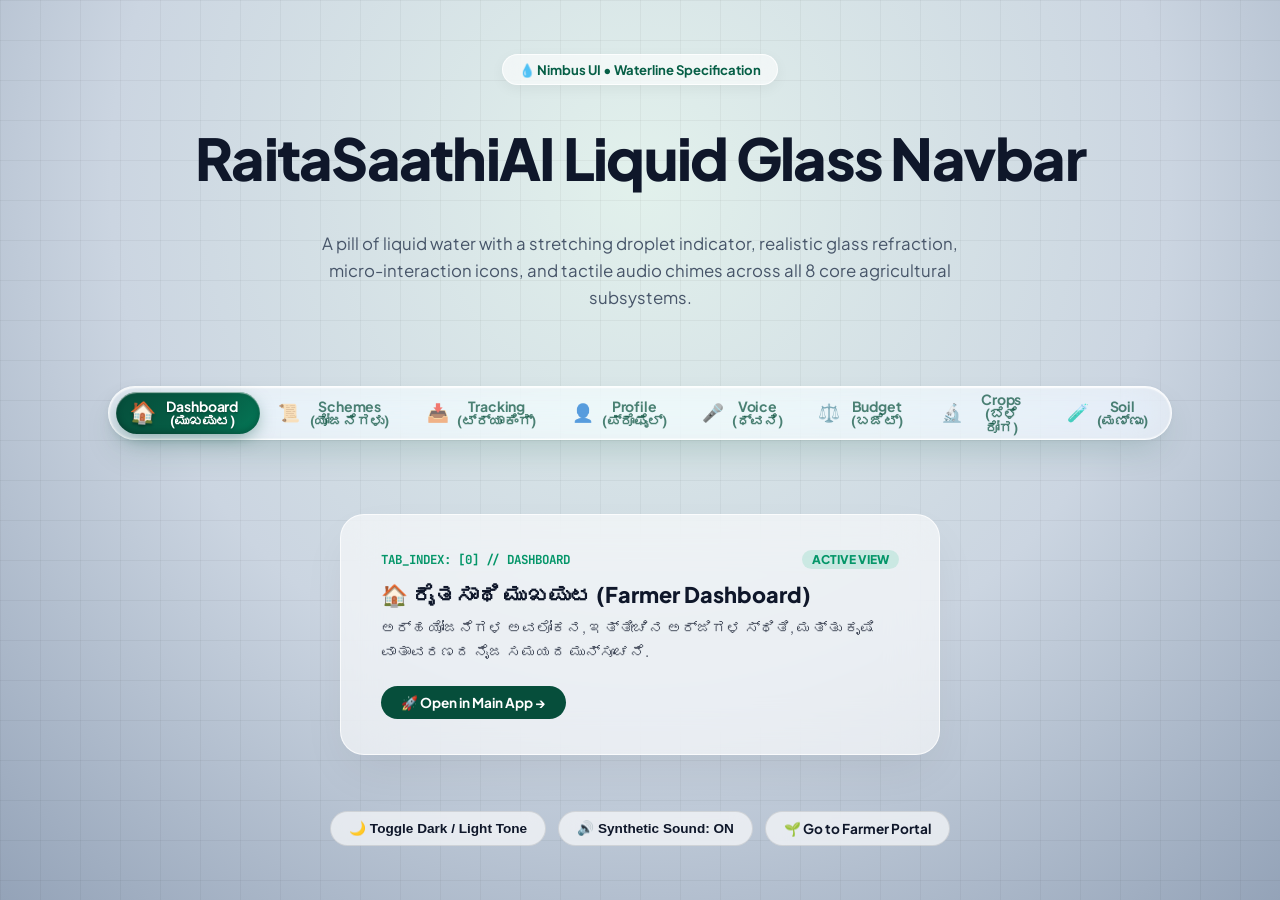
<file: fallow-row.html>
<!DOCTYPE html>
<html lang="en">
<head>
  <meta charset="UTF-8">
  <meta name="viewport" content="width=device-width, initial-scale=1.0">
  <title>RaitaSaathiAI — Nimbus Liquid Glass Navbar</title>
  <link rel="preconnect" href="https://fonts.googleapis.com">
  <link rel="preconnect" href="https://fonts.gstatic.com" crossorigin>
  <link href="https://fonts.googleapis.com/css2?family=Plus+Jakarta+Sans:wght@400;500;600;700;800&family=JetBrains+Mono:wght@400;600&display=swap" rel="stylesheet">
  <style>
    *, *::before, *::after {
      box-sizing: border-box;
      margin: 0;
      padding: 0;
    }

    body {
      font-family: 'Plus Jakarta Sans', -apple-system, BlinkMacSystemFont, sans-serif;
      min-height: 100vh;
      display: flex;
      flex-direction: column;
      align-items: center;
      justify-content: center;
      background: radial-gradient(circle at 50% 20%, #e2f1ec 0%, #cbd5e1 55%, #94a3b8 100%);
      color: #0f172a;
      transition: background 0.5s ease, color 0.5s ease;
      overflow-x: hidden;
      padding: 2rem 1.5rem;
    }

    body.dark-mode {
      background: radial-gradient(circle at 50% 20%, #0d2818 0%, #06150b 55%, #020704 100%);
      color: #f8fafc;
    }

    /* Ambient background grid */
    .bg-grid {
      position: fixed;
      inset: 0;
      background-image: linear-gradient(rgba(0,0,0,0.04) 1px, transparent 1px), linear-gradient(90deg, rgba(0,0,0,0.04) 1px, transparent 1px);
      background-size: 40px 40px;
      pointer-events: none;
      z-index: 0;
    }

    body.dark-mode .bg-grid {
      background-image: linear-gradient(rgba(255,255,255,0.03) 1px, transparent 1px), linear-gradient(90deg, rgba(255,255,255,0.03) 1px, transparent 1px);
    }

    .container {
      position: relative;
      z-index: 10;
      max-width: 1100px;
      width: 100%;
      text-align: center;
      display: flex;
      flex-direction: column;
      align-items: center;
      gap: 2.5rem;
    }

    .badge-pill {
      display: inline-flex;
      align-items: center;
      gap: 6px;
      padding: 6px 16px;
      border-radius: 9999px;
      font-size: 0.82rem;
      font-weight: 700;
      background: rgba(255, 255, 255, 0.6);
      backdrop-filter: blur(12px);
      border: 1px solid rgba(255, 255, 255, 0.8);
      box-shadow: 0 4px 14px rgba(0, 0, 0, 0.05);
      color: #065f46;
    }

    body.dark-mode .badge-pill {
      background: rgba(16, 185, 129, 0.15);
      border-color: rgba(52, 211, 153, 0.3);
      color: #a7f3d0;
    }

    h1 {
      font-size: clamp(2.2rem, 5vw, 3.6rem);
      font-weight: 800;
      letter-spacing: -0.03em;
      line-height: 1.15;
    }

    p.subtitle {
      max-width: 650px;
      font-size: 1.05rem;
      color: #475569;
      line-height: 1.6;
    }

    body.dark-mode p.subtitle {
      color: #94a3b8;
    }

    /* ==========================================================================
       NIMBUS WATERLINE LIQUID GLASS NAVBAR
       ========================================================================== */
    .nimbus-wrapper {
      position: relative;
      padding: 18px;
      margin: 1rem 0;
    }

    .nimbus-nav {
      --n-tint: rgba(255, 255, 255, 0.45);
      --n-fg: #064e3b;
      --n-fg-soft: rgba(6, 78, 59, 0.7);
      --n-rim: rgba(255, 255, 255, 0.85);
      position: relative;
      display: inline-flex;
      align-items: center;
      gap: 3px;
      padding: 6px 8px;
      border-radius: 9999px;
      isolation: isolate;
      user-select: none;
      -webkit-tap-highlight-color: transparent;
      box-shadow: 0 16px 36px -10px rgba(6, 78, 59, 0.2), 0 2px 8px rgba(0,0,0,0.04);
      transition: all 0.3s ease;
    }

    body.dark-mode .nimbus-nav {
      --n-tint: rgba(10, 28, 18, 0.55);
      --n-fg: #f0fdf4;
      --n-fg-soft: rgba(240, 253, 244, 0.65);
      --n-rim: rgba(52, 211, 153, 0.35);
      box-shadow: 0 20px 50px -10px rgba(0, 0, 0, 0.7), 0 0 40px rgba(16, 185, 129, 0.2);
    }

    .nimbus-glass {
      position: absolute;
      inset: 0;
      border-radius: inherit;
      z-index: -2;
      overflow: hidden;
      background: var(--n-tint);
      backdrop-filter: blur(20px) saturate(1.6) brightness(1.06);
      -webkit-backdrop-filter: blur(20px) saturate(1.6) brightness(1.06);
      border: 1px solid var(--n-rim);
      box-shadow: inset 0 1px 2px var(--n-rim), inset 0 0 0 1px rgba(255, 255, 255, 0.3);
    }

    /* Sliding Liquid Droplet */
    .nimbus-drop {
      position: absolute;
      top: 6px;
      bottom: 6px;
      left: 0;
      border-radius: 9999px;
      z-index: -1;
      pointer-events: none;
      will-change: transform, width;
      background: linear-gradient(135deg, #064e3b 0%, #065f46 60%, #047857 100%);
      box-shadow: 
        inset 0 1px 1px rgba(255, 255, 255, 0.6),
        inset 0 -2px 6px rgba(0, 0, 0, 0.25),
        0 6px 18px -4px rgba(6, 78, 59, 0.5);
      transition: transform 0.38s cubic-bezier(0.34, 1.56, 0.64, 1), width 0.38s cubic-bezier(0.34, 1.56, 0.64, 1);
    }

    body.dark-mode .nimbus-drop {
      background: linear-gradient(135deg, #10b981 0%, #059669 60%, #047857 100%);
      box-shadow: 
        inset 0 1px 1px rgba(255, 255, 255, 0.7),
        0 0 25px rgba(16, 185, 129, 0.6);
    }

    .nimbus-item {
      position: relative;
      z-index: 1;
      display: inline-flex;
      align-items: center;
      gap: 8px;
      height: 42px;
      padding: 0 16px;
      border: 0;
      border-radius: 9999px;
      background: none;
      color: var(--n-fg-soft);
      font-family: inherit;
      font-weight: 700;
      font-size: 14px;
      line-height: 1;
      letter-spacing: -0.01em;
      text-decoration: none;
      cursor: pointer;
      transition: color 0.25s ease, transform 0.2s ease;
    }

    .nimbus-item:hover {
      color: var(--n-fg);
      transform: translateY(-1px);
    }

    .nimbus-item.active {
      color: #ffffff !important;
      text-shadow: 0 1px 2px rgba(0, 0, 0, 0.3);
    }

    .nv-ico {
      position: relative;
      display: inline-flex;
      font-size: 1.1rem;
      transition: transform 0.35s cubic-bezier(0.34, 1.56, 0.64, 1);
    }

    .nimbus-item:hover .nv-ico,
    .nimbus-item.active .nv-ico {
      transform: scale(1.22) rotate(4deg);
    }

    /* Live Preview Pane */
    .preview-card {
      background: rgba(255, 255, 255, 0.6);
      backdrop-filter: blur(24px);
      -webkit-backdrop-filter: blur(24px);
      border: 1px solid rgba(255, 255, 255, 0.75);
      border-radius: 24px;
      padding: 2.2rem 2.5rem;
      max-width: 600px;
      width: 100%;
      box-shadow: 0 20px 50px -10px rgba(0, 0, 0, 0.08);
      text-align: left;
      transition: all 0.3s ease;
    }

    body.dark-mode .preview-card {
      background: rgba(10, 24, 16, 0.55);
      border-color: rgba(52, 211, 153, 0.25);
      box-shadow: 0 30px 60px rgba(0, 0, 0, 0.6);
    }

    .controls-row {
      display: flex;
      gap: 12px;
      flex-wrap: wrap;
      justify-content: center;
      margin-top: 1rem;
    }

    .btn-ctrl {
      background: rgba(255, 255, 255, 0.65);
      border: 1px solid rgba(0, 0, 0, 0.1);
      padding: 8px 18px;
      border-radius: 9999px;
      font-weight: 700;
      font-size: 0.85rem;
      color: inherit;
      cursor: pointer;
      backdrop-filter: blur(10px);
      transition: all 0.2s ease;
    }

    body.dark-mode .btn-ctrl {
      background: rgba(255, 255, 255, 0.08);
      border-color: rgba(255, 255, 255, 0.15);
      color: #fff;
    }

    .btn-ctrl:hover {
      transform: translateY(-2px);
      box-shadow: 0 4px 14px rgba(0, 0, 0, 0.1);
    }
  </style>
</head>
<body>
  <div class="bg-grid"></div>

  <div class="container">
    <div class="badge-pill">
      <span>💧 Nimbus UI • Waterline Specification</span>
    </div>

    <h1>RaitaSaathiAI Liquid Glass Navbar</h1>
    <p class="subtitle">
      A pill of liquid water with a stretching droplet indicator, realistic glass refraction, micro-interaction icons, and tactile audio chimes across all 8 core agricultural subsystems.
    </p>

    <!-- The Liquid Glass Navbar with ALL 8 Icons -->
    <div class="nimbus-wrapper">
      <nav class="nimbus-nav" id="nimbus-nav">
        <div class="nimbus-glass"></div>
        <div class="nimbus-drop" id="nimbus-drop"></div>

        <button type="button" class="nimbus-item active" data-index="0" data-tab="dashboard">
          <span class="nv-ico">🏠</span>
          <span class="nv-label">Dashboard (ಮುಖಪುಟ)</span>
        </button>

        <button type="button" class="nimbus-item" data-index="1" data-tab="schemes">
          <span class="nv-ico">📜</span>
          <span class="nv-label">Schemes (ಯೋಜನೆಗಳು)</span>
        </button>

        <button type="button" class="nimbus-item" data-index="2" data-tab="tracking">
          <span class="nv-ico">📥</span>
          <span class="nv-label">Tracking (ಟ್ರ್ಯಾಕಿಂಗ್)</span>
        </button>

        <button type="button" class="nimbus-item" data-index="3" data-tab="profile">
          <span class="nv-ico">👤</span>
          <span class="nv-label">Profile (ಪ್ರೊಫೈಲ್)</span>
        </button>

        <button type="button" class="nimbus-item" data-index="4" data-tab="assistant">
          <span class="nv-ico">🎤</span>
          <span class="nv-label">Voice (ಧ್ವನಿ)</span>
        </button>

        <button type="button" class="nimbus-item" data-index="5" data-tab="calculator">
          <span class="nv-ico">⚖️</span>
          <span class="nv-label">Budget (ಬಜೆಟ್)</span>
        </button>

        <button type="button" class="nimbus-item" data-index="6" data-tab="crop">
          <span class="nv-ico">🔬</span>
          <span class="nv-label">Crops (ಬೆಳೆ ರೋಗ)</span>
        </button>

        <button type="button" class="nimbus-item" data-index="7" data-tab="soil">
          <span class="nv-ico">🧪</span>
          <span class="nv-label">Soil (ಮಣ್ಣು)</span>
        </button>
      </nav>
    </div>

    <!-- Active Tab Telemetry Card -->
    <div class="preview-card" id="preview-card">
      <div style="display:flex; justify-content:space-between; align-items:center; margin-bottom:12px;">
        <span style="font-size:0.78rem; font-family:'JetBrains Mono'; color:#059669; font-weight:700;" id="tab-id-tag">TAB_INDEX: [0] // DASHBOARD</span>
        <span style="font-size:0.75rem; background:rgba(16,185,129,0.15); color:#059669; padding:2px 10px; border-radius:999px; font-weight:800;">ACTIVE VIEW</span>
      </div>
      <h3 style="font-size:1.35rem; font-weight:800; margin-bottom:8px;" id="tab-title">🏠 ರೈತಸಾಥಿ ಮುಖಪುಟ (Farmer Dashboard)</h3>
      <p style="font-size:0.92rem; color:inherit; opacity:0.8; line-height:1.6;" id="tab-desc">
        ಅರ್ಹ ಯೋಜನೆಗಳ ಅವಲೋಕನ, ಇತ್ತೀಚಿನ ಅರ್ಜಿಗಳ ಸ್ಥಿತಿ, ಮತ್ತು ಕೃಷಿ ವಾತಾವರಣದ ನೈಜ ಸಮಯದ ಮುನ್ಸೂಚನೆ.
      </p>
      <div style="margin-top:1.4rem;">
        <a href="/app" style="background:#064e3b; color:#fff; text-decoration:none; padding:8px 20px; border-radius:9999px; font-size:0.85rem; font-weight:700; display:inline-flex; align-items:center; gap:6px;">
          🚀 Open in Main App &rarr;
        </a>
      </div>
    </div>

    <!-- Controls -->
    <div class="controls-row">
      <button class="btn-ctrl" onclick="toggleTone()">🌙 Toggle Dark / Light Tone</button>
      <button class="btn-ctrl" onclick="toggleSound()">🔊 Synthetic Sound: <span id="sound-state">ON</span></button>
      <a href="/app" class="btn-ctrl" style="text-decoration:none;">🌱 Go to Farmer Portal</a>
    </div>
  </div>

  <script>
    const TAB_INFO = [
      { id: "dashboard", icon: "🏠", title: "🏠 ರೈತಸಾಥಿ ಮುಖಪುಟ (Farmer Dashboard)", desc: "ಅರ್ಹ ಯೋಜನೆಗಳ ಅವಲೋಕನ, ಇತ್ತೀಚಿನ ಅರ್ಜಿಗಳ ಸ್ಥಿತಿ, ಮತ್ತು ಕೃಷಿ ವಾತಾವರಣದ ನೈಜ ಸಮಯದ ಮುನ್ಸೂಚನೆ." },
      { id: "schemes", icon: "📜", title: "📜 ಸರ್ಕಾರಿ ಯೋಜನೆಗಳು (20+ Verified Schemes)", desc: "ಪಿಎಂ-ಕಿಸಾನ್, ರೈತ ಸಿರಿ, ಕುಸುಮ್ ಸೋಲಾರ್ ಪಂಪ್ ಸೇರಿದಂತೆ 20 ಅಧಿಕೃತ ಯೋಜನೆಗಳ ಅರ್ಹತಾ ಮೌಲ್ಯಮಾಪನ." },
      { id: "tracking", icon: "📥", title: "📥 ಅರ್ಜಿಗಳ ಟ್ರ್ಯಾಕಿಂಗ್ (Application Pipeline)", desc: "ಅರ್ಜಿ ಸಲ್ಲಿಕೆಯಿಂದ ನೇರ ಹಣ ಜಮೆಯವರೆಗಿನ 5 ಹಂತಗಳ ನೈಜ ಪ್ರಗತಿ ಪರಿಶೀಲನೆ." },
      { id: "profile", icon: "👤", title: "👤 ನನ್ನ ವಿವರ ಮತ್ತು ಜಮೀನು (Farmer Profile & Pahani)", desc: "ಆಧಾರ್, ಬೆಳೆ ವಿವರ, ಜಮೀನಿನ ವಿಸ್ತೀರ್ಣ ಮತ್ತು ಬ್ಯಾಂಕ್ ಖಾತೆ ದೃಢೀಕರಣ." },
      { id: "assistant", icon: "🎤", title: "🎤 ಕೃಷಿ ಧ್ವನಿ ಸಹಾಯಕ (Krishi Echo AI)", desc: "ಕನ್ನಡ ಪ್ರಾದೇಶಿಕ ಶೈಲಿಗಳನ್ನು ಗುರುತಿಸುವ ಧ್ವನಿ ಸಹಾಯಕ ಮತ್ತು ಐಸಿಎಆರ್ ಕೃಷಿ ಮಾರ್ಗದರ್ಶನ." },
      { id: "calculator", icon: "⚖️", title: "⚖️ ಕೃಷಿ ಆಯವ್ಯಯ ಲ್ಯಾಬ್ (Farm Budget Lab)", desc: "ಎರಡು ಸನ್ನಿವೇಶಗಳ ಖರ್ಚು, ಆದಾಯ ಮತ್ತು ನಿವ್ವಳ ಲಾಭದ ಗಣಿತೀಯ ಹೋಲಿಕೆ." },
      { id: "crop", icon: "🔬", title: "🔬 ಬೆಳೆ ರೋಗ ತಪಾಸಣೆ (Neural CNN Vision)", desc: "೪-ಹಂತದ ಸಿಎನ್‌ಎನ್ ನ್ಯೂರಲ್ ನೆಟ್‌ವರ್ಕ್ ಮೂಲಕ ೨೫ ಬಗೆಯ ಬೆಳೆ ರೋಗಗಳ ನಿಖರ ತಪಾಸಣೆ." },
      { id: "soil", icon: "🧪", title: "🧪 ಮಣ್ಣು ಪರೀಕ್ಷೆ ಮತ್ತು ರಸಗೊಬ್ಬರ (Soil Health Card)", desc: "ಪಿಎಚ್, ಎನ್‌ಪಿಕೆ ರಾಸಾಯನಿಕ ಸಮತೋಲನ ಮತ್ತು ಮಣ್ಣಿನ ಫಲವತ್ತತೆಯ ವಿಜ್ಞಾನ ಮಾರ್ಗದರ್ಶಿ." }
    ];

    let soundEnabled = true;
    let audioCtx = null;

    function playPlip(pitch = 600) {
      if (!soundEnabled) return;
      try {
        if (!audioCtx) audioCtx = new (window.AudioContext || window.webkitAudioContext)();
        if (audioCtx.state === 'suspended') audioCtx.resume();
        const osc = audioCtx.createOscillator();
        const gain = audioCtx.createGain();
        osc.type = 'sine';
        osc.frequency.setValueAtTime(pitch, audioCtx.currentTime);
        osc.frequency.exponentialRampToValueAtTime(pitch * 1.5, audioCtx.currentTime + 0.08);
        gain.gain.setValueAtTime(0.08, audioCtx.currentTime);
        gain.gain.exponentialRampToValueAtTime(0.0001, audioCtx.currentTime + 0.12);
        osc.connect(gain);
        gain.connect(audioCtx.destination);
        osc.start();
        osc.stop(audioCtx.currentTime + 0.12);
      } catch (e) {}
    }

    function updateDroplet(activeBtn) {
      const drop = document.getElementById('nimbus-drop');
      const nav = document.getElementById('nimbus-nav');
      if (!activeBtn || !drop || !nav) return;

      const navRect = nav.getBoundingClientRect();
      const btnRect = activeBtn.getBoundingClientRect();

      const left = btnRect.left - navRect.left;
      const width = btnRect.width;

      drop.style.transform = `translateX(${left}px)`;
      drop.style.width = `${width}px`;
    }

    const items = document.querySelectorAll('.nimbus-item');
    items.forEach((item, idx) => {
      item.addEventListener('click', () => {
        items.forEach(i => i.classList.remove('active'));
        item.classList.add('active');
        updateDroplet(item);
        playPlip(550 + idx * 45);

        const info = TAB_INFO[idx];
        if (info) {
          document.getElementById('tab-id-tag').textContent = `TAB_INDEX: [${idx}] // ${info.id.toUpperCase()}`;
          document.getElementById('tab-title').textContent = info.title;
          document.getElementById('tab-desc').textContent = info.desc;
        }
      });
    });

    window.addEventListener('resize', () => {
      const active = document.querySelector('.nimbus-item.active');
      if (active) updateDroplet(active);
    });

    window.addEventListener('DOMContentLoaded', () => {
      const active = document.querySelector('.nimbus-item.active');
      if (active) {
        updateDroplet(active);
        setTimeout(() => updateDroplet(active), 50);
      }
    });
    // Immediate call on script execution
    const initialActive = document.querySelector('.nimbus-item.active');
    if (initialActive) updateDroplet(initialActive);

    function toggleTone() {
      document.body.classList.toggle('dark-mode');
      const active = document.querySelector('.nimbus-item.active');
      if (active) updateDroplet(active);
    }

    function toggleSound() {
      soundEnabled = !soundEnabled;
      document.getElementById('sound-state').textContent = soundEnabled ? 'ON' : 'OFF';
    }
  </script>
</body>
</html>
</file>
